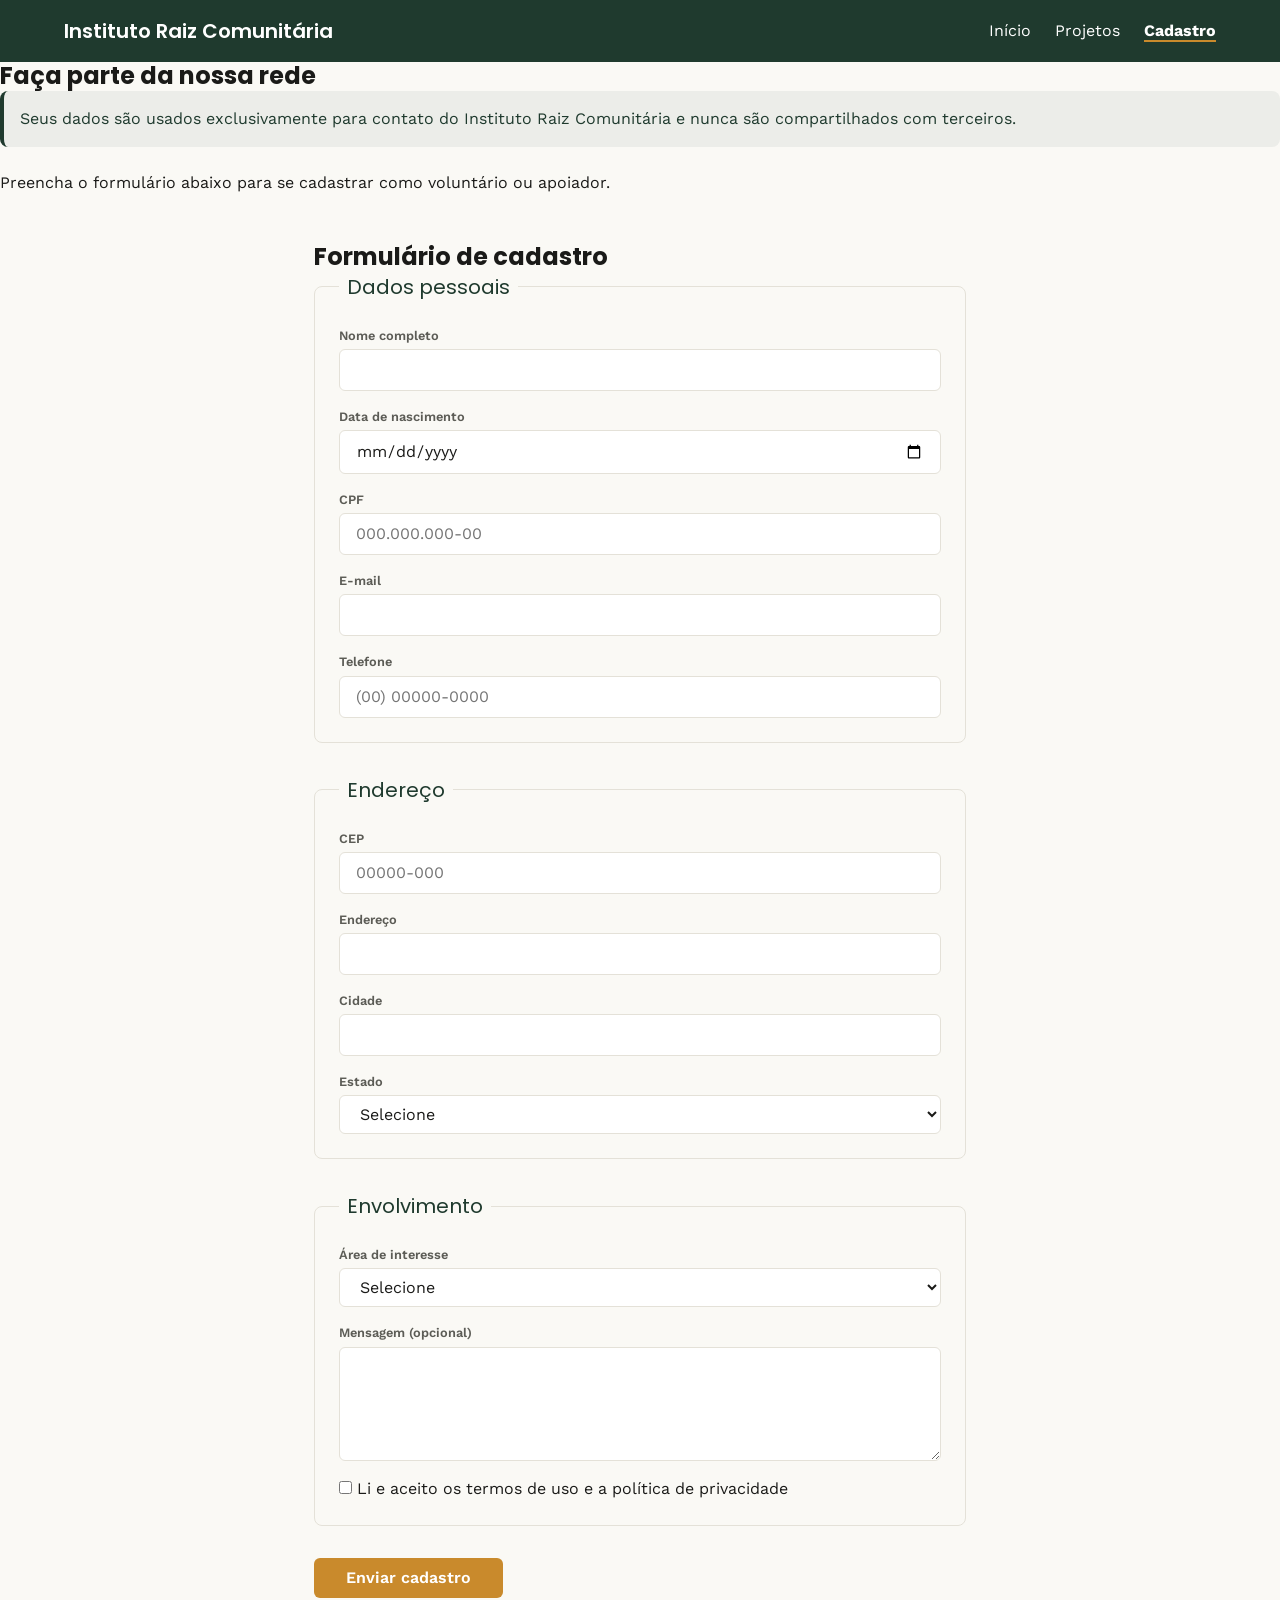
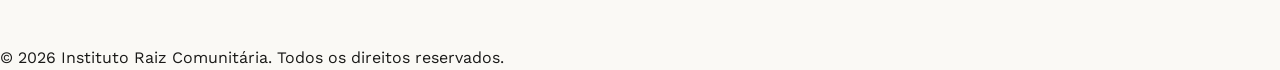
<file: cadastro.html>
<!DOCTYPE html>
<html lang="pt-BR">
<head>
  <meta charset="UTF-8">
  <meta name="viewport" content="width=device-width, initial-scale=1.0">
  <title>Instituto Raiz Comunitária | Cadastro</title>
  <meta name="description" content="Cadastre-se como voluntário ou doador do Instituto Raiz Comunitária.">
  <link rel="preconnect" href="https://fonts.googleapis.com">
  <link rel="preconnect" href="https://fonts.gstatic.com" crossorigin>
  <link href="https://fonts.googleapis.com/css2?family=Poppins:wght@600;700&family=Work+Sans:wght@400;500&display=swap" rel="stylesheet">
  <link rel="stylesheet" href="css/style.css">
</head>
<body>

  <header class="site-header">
    <div class="header-inner">
      <a href="index.html" class="brand">Instituto Raiz Comunitária</a>
      <nav aria-label="Navegação principal">
  <input type="checkbox" id="menu-toggle" class="menu-toggle">
  <label for="menu-toggle" class="menu-burger" aria-label="Abrir menu">
    <span></span>
    <span></span>
    <span></span>
  </label>

  <ul class="nav-list">
    <li><a href="index.html">Início</a></li>
    <li class="nav-dropdown">
      <a href="projetos.html">Projetos</a>
      <ul class="dropdown-menu">
        <li><a href="projetos.html#voluntariado-titulo">Voluntariado</a></li>
        <li><a href="projetos.html#doacoes-titulo">Campanhas de doação</a></li>
      </ul>
    </li>
    <li><a href="cadastro.html" aria-current="page">Cadastro</a></li>
  </ul>
</nav>
    </div>
  </header>

  <main>

    <section aria-labelledby="intro-cadastro-titulo">
      <h1 id="intro-cadastro-titulo">Faça parte da nossa rede</h1>
      <div class="alert alert-info" role="status">
      Seus dados são usados exclusivamente para contato do Instituto Raiz Comunitária e nunca são compartilhados com terceiros.
    </div>
      <p>Preencha o formulário abaixo para se cadastrar como voluntário ou apoiador.</p>
    </section>

    <section class="form-section" aria-labelledby="form-titulo">
      <h2 id="form-titulo">Formulário de cadastro</h2>

      <form id="form-cadastro">

        <fieldset>
          <legend>Dados pessoais</legend>

          <div class="campo">
            <label for="nome">Nome completo</label>
            <input type="text" id="nome" name="nome" required minlength="5" autocomplete="name">
          </div>

          <div class="campo">
            <label for="nascimento">Data de nascimento</label>
            <input type="date" id="nascimento" name="nascimento" required>
          </div>

          <div class="campo">
            <label for="cpf">CPF</label>
            <input
              type="text"
              id="cpf"
              name="cpf"
              required
              inputmode="numeric"
              maxlength="14"
              placeholder="000.000.000-00"
              pattern="\d{3}\.\d{3}\.\d{3}-\d{2}"
              title="Digite o CPF no formato 000.000.000-00"
            >
            <span class="erro-campo">Formato inválido. Use 000.000.000-00.</span>
          </div>

          <div class="campo">
            <label for="email">E-mail</label>
            <input type="email" id="email" name="email" required autocomplete="email">
          </div>

          <div class="campo">
            <label for="telefone">Telefone</label>
            <input
              type="tel"
              id="telefone"
              name="telefone"
              required
              inputmode="numeric"
              maxlength="15"
              placeholder="(00) 00000-0000"
              pattern="\(\d{2}\)\s\d{4,5}-\d{4}"
              title="Digite o telefone no formato (00) 00000-0000"
            >
            <span class="erro-campo">Formato inválido. Use (xx) xxxxx-xxxx.</span>
          </div>
        </fieldset>

        <fieldset>
          <legend>Endereço</legend>

          <div class="campo">
            <label for="cep">CEP</label>
            <input
              type="text"
              id="cep"
              name="cep"
              required
              inputmode="numeric"
              maxlength="9"
              placeholder="00000-000"
              pattern="\d{5}-\d{3}"
              title="Digite o CEP no formato 00000-000"
            >
            <span class="erro-campo">Formato inválido. Use 00000-000.</span>
          </div>

          <div class="campo">
            <label for="endereco">Endereço</label>
            <input type="text" id="endereco" name="endereco" required autocomplete="address-line1">
          </div>

          <div class="campo">
            <label for="cidade">Cidade</label>
            <input type="text" id="cidade" name="cidade" required autocomplete="address-level2">
          </div>

          <div class="campo">
            <label for="estado">Estado</label>
            <select id="estado" name="estado" required>
              <option value="">Selecione</option>
              <option value="AC">Acre</option>
              <option value="AL">Alagoas</option>
              <option value="AP">Amapá</option>
              <option value="AM">Amazonas</option>
              <option value="BA">Bahia</option>
              <option value="CE">Ceará</option>
              <option value="DF">Distrito Federal</option>
              <option value="ES">Espírito Santo</option>
              <option value="GO">Goiás</option>
              <option value="MA">Maranhão</option>
              <option value="MT">Mato Grosso</option>
              <option value="MS">Mato Grosso do Sul</option>
              <option value="MG">Minas Gerais</option>
              <option value="PA">Pará</option>
              <option value="PB">Paraíba</option>
              <option value="PR">Paraná</option>
              <option value="PE">Pernambuco</option>
              <option value="PI">Piauí</option>
              <option value="RJ">Rio de Janeiro</option>
              <option value="RN">Rio Grande do Norte</option>
              <option value="RS">Rio Grande do Sul</option>
              <option value="RO">Rondônia</option>
              <option value="RR">Roraima</option>
              <option value="SC">Santa Catarina</option>
              <option value="SP">São Paulo</option>
              <option value="SE">Sergipe</option>
              <option value="TO">Tocantins</option>
            </select>
          </div>
        </fieldset>

        <fieldset>
          <legend>Envolvimento</legend>

          <div class="campo">
            <label for="interesse">Área de interesse</label>
            <select id="interesse" name="interesse" required>
              <option value="">Selecione</option>
              <option value="educacao">Educação infantil</option>
              <option value="capacitacao">Capacitação profissional</option>
              <option value="cultura">Resgate cultural</option>
              <option value="doacao">Somente doação</option>
            </select>
          </div>

          <div class="campo">
            <label for="mensagem">Mensagem (opcional)</label>
            <textarea id="mensagem" name="mensagem" rows="4"></textarea>
          </div>

          <div class="campo-checkbo">
            <input type="checkbox" id="termos" name="termos" required>
            <label for="termos">Li e aceito os termos de uso e a política de privacidade</label>
          </div>
        </fieldset>

        <button type="submit">Enviar cadastro</button>

      </form>
    </section>

  </main>

  <footer>
    <p>&copy; 2026 Instituto Raiz Comunitária. Todos os direitos reservados.</p>
  </footer>

  <div class="toast" role="status" aria-live="polite">
  Cadastro enviado com sucesso!
  </div>
  
</body>
</html>
</file>
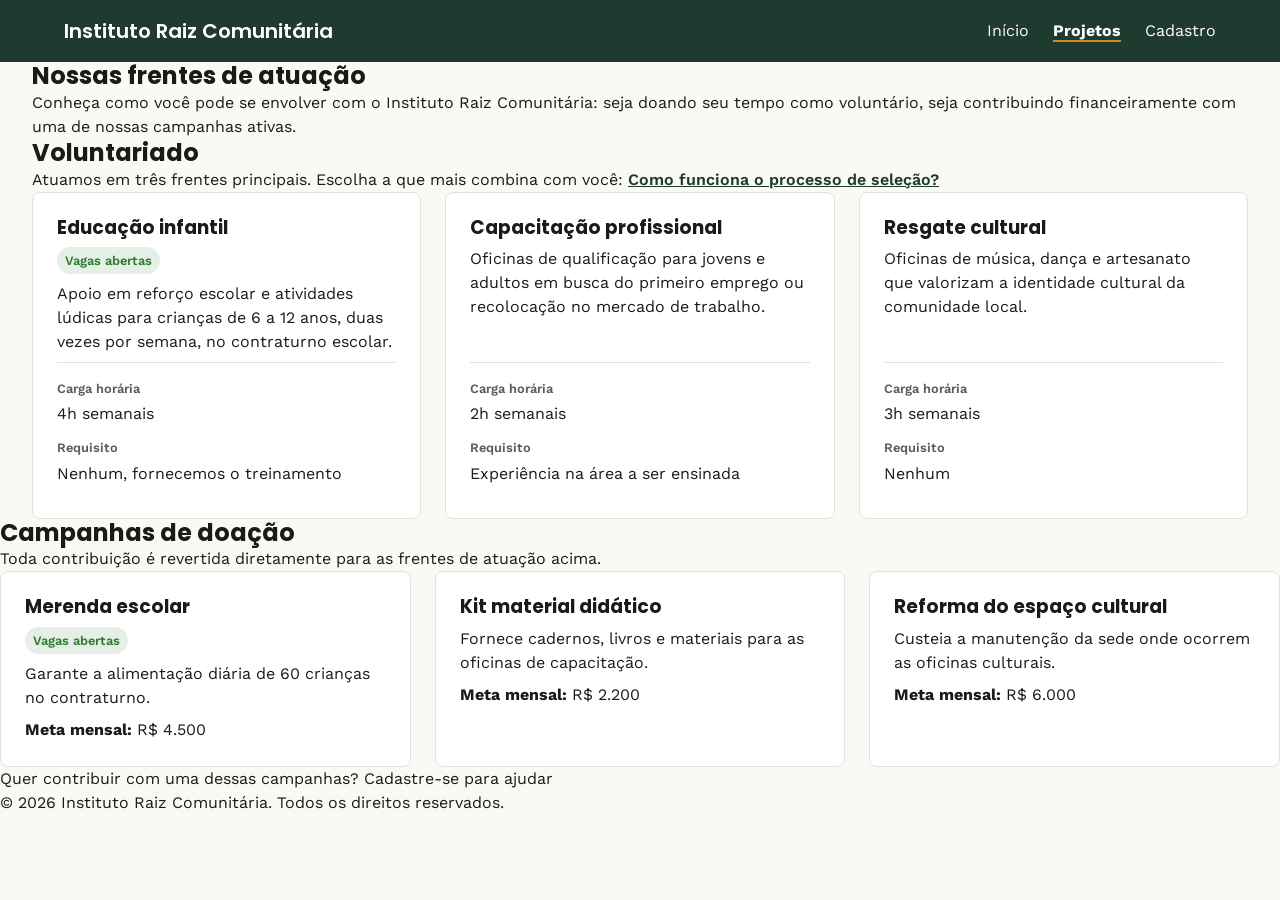
<file: projetos.html>
<!DOCTYPE html>
<html lang="pt-BR">
<head>
  <meta charset="UTF-8">
  <meta name="viewport" content="width=device-width, initial-scale=1.0">
  <title>Instituto Raiz Comunitária | Projetos</title>
  <meta name="description" content="Conheça as frentes de voluntariado e as campanhas de doação do Instituto Raiz Comunitária.">
  <link rel="preconnect" href="https://fonts.googleapis.com">
  <link rel="preconnect" href="https://fonts.gstatic.com" crossorigin>
  <link href="https://fonts.googleapis.com/css2?family=Poppins:wght@600;700&family=Work+Sans:wght@400;500&display=swap" rel="stylesheet">
  <link rel="stylesheet" href="css/style.css">
</head>
<body>

  <header class="site-header">
    <div class="header-inner">
      <a href="index.html" class="brand">Instituto Raiz Comunitária</a>
      
      <nav aria-label="Navegação principal">
  <input type="checkbox" id="menu-toggle" class="menu-toggle">
  <label for="menu-toggle" class="menu-burger" aria-label="Abrir menu">
    <span></span>
    <span></span>
    <span></span>
  </label>

  <ul class="nav-list">
    <li><a href="index.html">Início</a></li>
    <li class="nav-dropdown">
      <a href="projetos.html" aria-current="page">Projetos</a>
      <ul class="dropdown-menu">
        <li><a href="projetos.html#voluntariado-titulo">Voluntariado</a></li>
        <li><a href="projetos.html#doacoes-titulo">Campanhas de doação</a></li>
      </ul>
    </li>
    <li><a href="cadastro.html">Cadastro</a></li>
  </ul>
</nav>
    </div>
  </header>

  <main>

    <!-- Introdução da página -->
    <section aria-labelledby="intro-titulo" class="container">
      <h1 id="intro-titulo">Nossas frentes de atuação</h1>
      <p>
        Conheça como você pode se envolver com o Instituto Raiz Comunitária:
        seja doando seu tempo como voluntário, seja contribuindo financeiramente
        com uma de nossas campanhas ativas.
      </p>
    </section>

    <!-- Bloco de voluntariado -->
    <section aria-labelledby="voluntariado-titulo" class="container">
      <h2 id="voluntariado-titulo">Voluntariado</h2>
      <p>
        Atuamos em três frentes principais. Escolha a que mais combina com você:
        <label for="modal-info" class="modal-open-btn">Como funciona o processo de seleção?</label>
      </p>

      <input type="checkbox" id="modal-info" class="modal-toggle">
      <div class="modal-overlay">
        <div class="modal-box">
          <label for="modal-info" class="modal-close" aria-label="Fechar">&times;</label>
          <h3>Como funciona o processo de seleção</h3>
          <p>Após o cadastro, nossa equipe entra em contato em até 5 dias úteis para agendar uma entrevista inicial e o treinamento obrigatório antes do início das atividades.</p>
        </div>
      </div>

      <div class="grid"> 
        <article class="frente col-4">
        <h3>Educação infantil</h3>
        <span class="badge badge-success">Vagas abertas</span>
        <p>
          Apoio em reforço escolar e atividades lúdicas para crianças de 6 a 12 anos,
          duas vezes por semana, no contraturno escolar.
        </p>
        <dl>
          <dt>Carga horária</dt>
          <dd>4h semanais</dd>
          <dt>Requisito</dt>
          <dd>Nenhum, fornecemos o treinamento</dd>
        </dl>
      </article>

      <article class="frente col-4">
        <h3>Capacitação profissional</h3>
        <p>
          Oficinas de qualificação para jovens e adultos em busca do primeiro
          emprego ou recolocação no mercado de trabalho.
        </p>
        <dl>
          <dt>Carga horária</dt>
          <dd>2h semanais</dd>
          <dt>Requisito</dt>
          <dd>Experiência na área a ser ensinada</dd>
        </dl>
      </article>

      <article class="frente col-4">
        <h3>Resgate cultural</h3>
        <p>
          Oficinas de música, dança e artesanato que valorizam a identidade
          cultural da comunidade local.
        </p>
        <dl>
          <dt>Carga horária</dt>
          <dd>3h semanais</dd>
          <dt>Requisito</dt>
          <dd>Nenhum</dd>
        </dl>
      </article>
      </div>
      
    </section>

    <!-- Bloco de campanhas de doação -->
    <section aria-labelledby="doacoes-titulo">
      <h2 id="doacoes-titulo">Campanhas de doação</h2>
      <p>Toda contribuição é revertida diretamente para as frentes de atuação acima.</p>

      <div class="grid">

        <article class="campanha col-4">
        <h3>Merenda escolar</h3>
        <span class="badge badge-success">Vagas abertas</span>
        <p>Garante a alimentação diária de 60 crianças no contraturno.</p>
        <p><strong>Meta mensal:</strong> R$ 4.500</p>
      </article>

      <article class="campanha col-4">
        <h3>Kit material didático</h3>
        <p>Fornece cadernos, livros e materiais para as oficinas de capacitação.</p>
        <p><strong>Meta mensal:</strong> R$ 2.200</p>
      </article>

      <article class="campanha col-4">
        <h3>Reforma do espaço cultural</h3>
        <p>Custeia a manutenção da sede onde ocorrem as oficinas culturais.</p>
        <p><strong>Meta mensal:</strong> R$ 6.000</p>
      </article>

      </div>
      

      <p>
        Quer contribuir com uma dessas campanhas?
        <a href="cadastro.html">Cadastre-se para ajudar</a>
      </p>
    </section>

  </main>

  <footer>
    <p>&copy; 2026 Instituto Raiz Comunitária. Todos os direitos reservados.</p>
  </footer>

</body>
</html>
</file>
<file: css/style.css>
/* ==========================================================================
   DESIGN SYSTEM — Instituto Raiz Comunitária
   Variáveis customizadas (design tokens) usadas em todo o projeto.
   ========================================================================== */

:root {

  /* --- Cores primárias (marca / verde-floresta) --- */
  --color-primary:        #1F3A2E; /* verde-floresta escuro — header, nav, textos de destaque */
  --color-primary-light:  #3D6355; /* verde médio — hover de links, elementos secundários */

  /* --- Cores secundárias (dourado-terra / acento) --- */
  --color-secondary:      #C98A2C; /* dourado-terra — CTAs, botões primários, destaques */
  --color-secondary-dark: #9C6A1F; /* dourado escuro — hover/active de botões */

  /* --- Cores neutras --- */
  --color-neutral-900:    #1A1A18; /* quase preto — texto principal */
  --color-neutral-600:    #5C5C56; /* cinza-esverdeado — texto secundário, legendas */
  --color-neutral-200:    #E4E1D8; /* bege claro — bordas, divisores, fundos de input */
  --color-neutral-50:     #FAF9F5; /* quase branco — fundo geral da página */
  --color-white:          #FFFFFF;

  /* --- Cores semânticas (feedback do formulário) --- */
  --color-error:          #B3261E; /* vermelho — mensagens de erro/validação */
  --color-success:        #2E7D32; /* verde — confirmações e sucesso */

  /* --- Tipografia: famílias --- */
  --font-display: 'Poppins', Arial, sans-serif;        /* títulos (h1–h3) */
  --font-body:    'Work Sans', Arial, sans-serif;     /* corpo de texto, formulários */

  /* --- Tipografia: escala modular (razão 1.25, base 16px) --- */
  --text-xs:  0.8rem;    /* 12.8px — legendas, labels auxiliares */
  --text-sm:  1rem;      /* 16px   — corpo de texto (mínimo de acessibilidade) */
  --text-md:  1.25rem;   /* 20px   — subtítulos, h3 */
  --text-lg:  1.953rem;  /* ~31px  — h2 */
  --text-xl:  3.052rem;  /* ~49px  — h1 / hero */

  /* --- Espaçamento modular (base 8px) --- */
  --space-1: 0.25rem;  /*  4px */
  --space-2: 0.5rem;   /*  8px */
  --space-3: 1rem;     /* 16px */
  --space-4: 1.5rem;   /* 24px */
  --space-5: 2rem;     /* 32px */
  --space-6: 3rem;     /* 48px */
  --space-7: 4rem;     /* 64px */

}

/* ==========================================================================
   BASE
   ========================================================================== */

*,
*::before,
*::after {
  box-sizing: border-box;
  margin: 0;
  padding: 0;
}

html {
  scroll-behavior: smooth;
}

body {
  font-family: var(--font-body);
  font-size: var(--text-sm);
  color: var(--color-neutral-900);
  background-color: var(--color-neutral-50);
  line-height: 1.5;
  -webkit-font-smoothing: antialiased;
}

h1, h2, h3 {
  font-family: var(--font-display);
  line-height: 1.2;
  font-weight: 700;
}

a {
  color: inherit;
  text-decoration: none;
}

img {
  max-width: 100%;
  display: block;
}

ul, ol {
  list-style: none;
}

input, select, textarea, button {
  font: inherit;
  color: inherit;
}

button {
  cursor: pointer;
  border: none;
  background: none;
}

/* ==========================================================================
   GRID SYSTEM — 12 colunas com breakpoints
   ========================================================================== */

.container {
  width: 100%;
  max-width: 1200px;
  margin-inline: auto;
  padding-inline: var(--space-4);
}

.grid {
  display: grid;
  grid-template-columns: repeat(12, 1fr);
  gap: var(--space-4);
}

/* Classes utilitárias de largura de coluna (mobile-first: ocupam tudo por padrão) */
.col-12 { grid-column: span 12; }
.col-8  { grid-column: span 12; }
.col-6  { grid-column: span 12; }
.col-4  { grid-column: span 12; }
.col-3  { grid-column: span 12; }

/* --- Breakpoint: mobile grande (>= 480px) --- */
@media (min-width: 480px) {
  .container {
    padding-inline: var(--space-5);
  }
}

/* --- Breakpoint: tablet (>= 768px) --- */
@media (min-width: 768px) {
  .col-8  { grid-column: span 8; }
  .col-6  { grid-column: span 6; }
  .col-4  { grid-column: span 6; }
  .col-3  { grid-column: span 4; }
}


/* --- Breakpoint: desktop (>= 1024px) --- */
@media (min-width: 1024px) {
  .col-4  { grid-column: span 4; }
  .col-3  { grid-column: span 3; }
}

/* --- Breakpoint: desktop grande (>= 1280px) --- */
@media (min-width: 1280px) {
  .container {
    max-width: 1280px;
  }
}

/* --- Breakpoint: telas panorâmicas (>= 1536px) --- */
@media (min-width: 1536px) {
  .container {
    max-width: 1440px;
  }
  :root {
    --text-xl: 3.5rem;
  }
}

/* ==========================================================================
   FLEXBOX - Header e navegação
   ========================================================================== */

.site-header {
  background-color: var(--color-primary);
  color: var(--color-white);
  padding-block: var(--space-3);
  position: relative;
}

.header-inner {
  display: flex;
  align-items: center;
  justify-content: space-between;
  flex-wrap: wrap;
  gap: var(--space-3);
  max-width: 1200px;
  margin-inline: auto;
  padding-inline: var(--space-4);
}

.brand {
  font-family: var(--font-display);
  font-size: var(--text-md);
  font-weight: 600;
  color: var(--color-white);
}

.nav-list {
  display: flex;
  gap: var(--space-4);
  flex-wrap: wrap;
}

.nav-list a {
  color: var(--color-white);
  font-size: var(--text-sm);
}

.nav-list a:hover {
  color: var(--color-secondary);
}

.nav-list a[aria-current="page"] {
  font-weight: 700;
  border-bottom: 2px solid var(--color-secondary);
}


/* ==========================================================================
   FLEXBOX - Formulário de cadastro
   ========================================================================== */

.form-section {
  max-width: 700px;
  margin-inline: auto;
  padding-block: var(--space-6);
  padding-inline: var(--space-4);
}

fieldset {
  display: flex;
  flex-direction: column;
  gap: var(--space-3);
  border: 1px solid var(--color-neutral-200);
  border-radius: 8px;
  padding: var(--space-4);
  margin-bottom: var(--space-5);
}

legend {
  font-family: var(--font-display);
  font-size: var(--text-md);
  color: var(--color-primary);
  padding-inline: var(--space-2);
}

.campo {
  display: flex;
  flex-direction: column;
  gap: var(--space-1);
}

.campo label {
  font-size: var(--text-xs);
  color: var(--color-neutral-600);
  font-weight: 600;
}

.campo input,
.campo select,
.campo textarea {
  padding: var(--space-2) var(--space-3);
  border: 1px solid var(--color-neutral-200);
  border-radius: 6px;
  background-color: var(--color-white);
}

.campo input:focus,
.campo select:focus,
.campo textarea:focus {
  outline: 2px solid var(--color-secondary);
  outline-offset: 1px;
}

.campo-checkbox {
  flex-direction: row;
  align-items: center;
  gap: var(--space-2);
}

form button[type="submit"] {
  align-self: flex-start;
  background-color: var(--color-secondary);
  color: var(--color-white);
  padding: var(--space-2) var(--space-5);
  border-radius: 6px;
  font-weight: 600;
}

form button[type="submit"]:hover {
  background-color: var(--color-secondary-dark);
}

/* --- Histórico de cadastros persistido via localStorage --- */
.lista-cadastros {
  display: flex;
  flex-direction: column;
  gap: var(--space-2);
  list-style: none;
  padding: 0;
}

.cadastro-salvo {
  display: flex;
  flex-wrap: wrap;
  align-items: baseline;
  gap: var(--space-2);
  padding: var(--space-3);
  border: 1px solid var(--color-neutral-200);
  border-radius: 8px;
  background-color: var(--color-white);
}

.cadastro-salvo span {
  color: var(--color-neutral-600);
  font-size: var(--text-sm);
}

.cadastro-salvo time {
  margin-left: auto;
  font-size: var(--text-xs);
  color: var(--color-neutral-600);
}

.cadastro-vazio {
  color: var(--color-neutral-600);
  font-size: var(--text-sm);
  font-style: italic;
}

/* ==========================================================================
   FLEXBOX - Cards internos (frentes de voluntariado e campanhas)
   ========================================================================== */

.frente,
.campanha {
  display: flex;
  flex-direction: column;
  gap: var(--space-2);
  background-color: var(--color-white);
  border: 1px solid var(--color-neutral-200);
  border-radius: 8px;
  padding: var(--space-4);
  height: 100%;
}

.frente dl {
  display: flex;
  flex-direction: column;
  gap: var(--space-1);
  margin-top: auto;
  padding-top: var(--space-3);
  border-top: 1px solid var(--color-neutral-200);
}

.frente dt {
  font-size: var(--text-xs);
  color: var(--color-neutral-600);
  font-weight: 600;
}

.frente dd {
  font-size: var(--text-sm);
  margin-bottom: var(--space-2);
}

/* ==========================================================================
   NAVEGAÇÃO — Dropdown (desktop) e menu hambúrguer (mobile)
   ========================================================================== */

.menu-toggle {
  position: absolute;
  opacity: 0;
  pointer-events: none;
}

.menu-burger {
  display: none;
  flex-direction: column;
  gap: 5px;
  cursor: pointer;
}

.menu-burger span {
  width: 24px;
  height: 2px;
  background-color: var(--color-white);
  transition: transform 0.3s ease, opacity 0.3s ease;
}

/* --- Dropdown (desktop): abre no hover, some por padrão --- */
.nav-dropdown {
  position: relative;
}

.dropdown-menu {
  display: none;
  position: absolute;
  top: 100%;
  left: 0;
  min-width: 200px;
  background-color: var(--color-white);
  border-radius: 6px;
  box-shadow: 0 4px 12px rgba(0, 0, 0, 0.15);
  padding: var(--space-2);
  opacity: 0;
  transform: translateY(-8px);
  transition: opacity 0.2s ease, transform 0.2s ease;
}

.nav-dropdown:hover .dropdown-menu,
.nav-dropdown:focus-within .dropdown-menu {
  display: block;
  opacity: 1;
  transform: translateY(0);
}

.dropdown-menu a {
  display: block;
  color: var(--color-neutral-900);
  padding: var(--space-1) var(--space-2);
  border-radius: 4px;
}

.dropdown-menu a:hover {
  background-color: var(--color-neutral-50);
  color: var(--color-primary);
}

/* --- Breakpoint mobile: hambúrguer substitui o menu horizontal --- */
@media (max-width: 767px) {
  .menu-burger {
    display: flex;
  }

  .nav-list {
    display: none;
    flex-direction: column;
    position: absolute;
    top: 100%;
    left: 0;
    right: 0;
    width: 100%;
    background-color: var(--color-primary);
    padding: var(--space-3);
  }

  /* checkbox marcado (via label clicado) revela o menu */
  .menu-toggle:checked ~ .nav-list {
    display: flex;
  }

  /* transforma o ícone de 3 linhas em "X" quando aberto */
  .menu-toggle:checked ~ .menu-burger span:nth-child(1) {
    transform: translateY(7px) rotate(45deg);
  }
  .menu-toggle:checked ~ .menu-burger span:nth-child(2) {
    opacity: 0;
  }
  .menu-toggle:checked ~ .menu-burger span:nth-child(3) {
    transform: translateY(-7px) rotate(-45deg);
  }

  .dropdown-menu {
    display: block;
    position: static;
    opacity: 1;
    transform: none;
    box-shadow: none;
    background-color: transparent;
    padding-left: var(--space-4);
  }

  .dropdown-menu a {
    color: var(--color-white);
  }
}

/* ==========================================================================
   FEEDBACK VISUAL — Estados de botão e validação de formulário
   ========================================================================== */

/* --- Estados do botão de envio --- */
form button[type="submit"] {
  transition: background-color 0.2s ease, transform 0.1s ease, box-shadow 0.2s ease;
}

form button[type="submit"]:hover {
  background-color: var(--color-secondary-dark);
  box-shadow: 0 2px 8px rgba(0, 0, 0, 0.15);
}

form button[type="submit"]:focus-visible {
  outline: 3px solid var(--color-primary-light);
  outline-offset: 2px;
}

form button[type="submit"]:active {
  transform: scale(0.97);
  box-shadow: none;
}

form button[type="submit"]:disabled {
  background-color: var(--color-neutral-200);
  color: var(--color-neutral-600);
  cursor: not-allowed;
  transform: none;
}

/* --- Validação visual dos campos (classes aplicadas via JS em js/modules/validacao.js) --- */
.campo input.campo-invalido,
.campo select.campo-invalido {
  border-color: var(--color-error);
}

.campo input.campo-valido,
.campo select.campo-valido {
  border-color: var(--color-success);
}

/* Mensagem de notificação injetada/atualizada via JS abaixo do campo inválido */
.erro-campo {
  display: none;
  font-size: var(--text-xs);
  color: var(--color-error);
}

.erro-campo.visivel {
  display: block;
}

/* ==========================================================================
   COMPONENTES DE FEEDBACK — Badges, Alertas, Modal e Toast
   ========================================================================== */

/* --- Badges: etiquetas de categorização semântica --- */
.badge {
  display: inline-block;
  font-size: var(--text-xs);
  font-weight: 600;
  padding: var(--space-1) var(--space-2);
  border-radius: 999px;
  align-self: flex-start;
}

.badge-success {
  background-color: rgba(46, 125, 50, 0.12);
  color: var(--color-success);
}

.badge-urgente {
  background-color: rgba(201, 138, 44, 0.15);
  color: var(--color-secondary-dark);
}

/* --- Alertas: caixas de aviso contextual --- */
.alert {
  display: flex;
  align-items: flex-start;
  gap: var(--space-2);
  padding: var(--space-3);
  border-radius: 8px;
  border-left: 4px solid;
  font-size: var(--text-sm);
  margin-bottom: var(--space-4);
}

.alert-info {
  background-color: rgba(31, 58, 46, 0.06);
  border-color: var(--color-primary);
  color: var(--color-primary);
}

.alert-success {
  background-color: rgba(46, 125, 50, 0.1);
  border-color: var(--color-success);
  color: var(--color-success);
}

.alert-error {
  background-color: rgba(179, 38, 30, 0.08);
  border-color: var(--color-error);
  color: var(--color-error);
}

/* --- Modal: janela de detalhes via checkbox hack --- */
.modal-toggle {
  position: absolute;
  opacity: 0;
  pointer-events: none;
}

.modal-overlay {
  display: none;
  position: fixed;
  inset: 0;
  background-color: rgba(26, 26, 24, 0.6);
  align-items: center;
  justify-content: center;
  z-index: 100;
}

.modal-toggle:checked ~ .modal-overlay {
  display: flex;
}

.modal-box {
  background-color: var(--color-white);
  border-radius: 10px;
  padding: var(--space-5);
  max-width: 480px;
  width: 90%;
  position: relative;
}

.modal-close {
  position: absolute;
  top: var(--space-3);
  right: var(--space-3);
  font-size: var(--text-md);
  cursor: pointer;
  color: var(--color-neutral-600);
}

.modal-open-btn {
  display: inline-block;
  cursor: pointer;
  color: var(--color-primary);
  font-weight: 600;
  text-decoration: underline;
}

/* --- Toast: notificação temporária via animação CSS --- */
.toast {
  position: fixed;
  bottom: var(--space-4);
  right: var(--space-4);
  background-color: var(--color-success);
  color: var(--color-white);
  padding: var(--space-3) var(--space-4);
  border-radius: 8px;
  box-shadow: 0 4px 16px rgba(0, 0, 0, 0.2);
  opacity: 0;
  animation: toast-aparecer 6s ease forwards;
  z-index: 200;
}

@keyframes toast-aparecer {
  0%   { opacity: 0; transform: translateY(12px); }
  10%  { opacity: 1; transform: translateY(0); }
  85%  { opacity: 1; transform: translateY(0); }
  100% { opacity: 0; transform: translateY(12px); }
}
</file>
